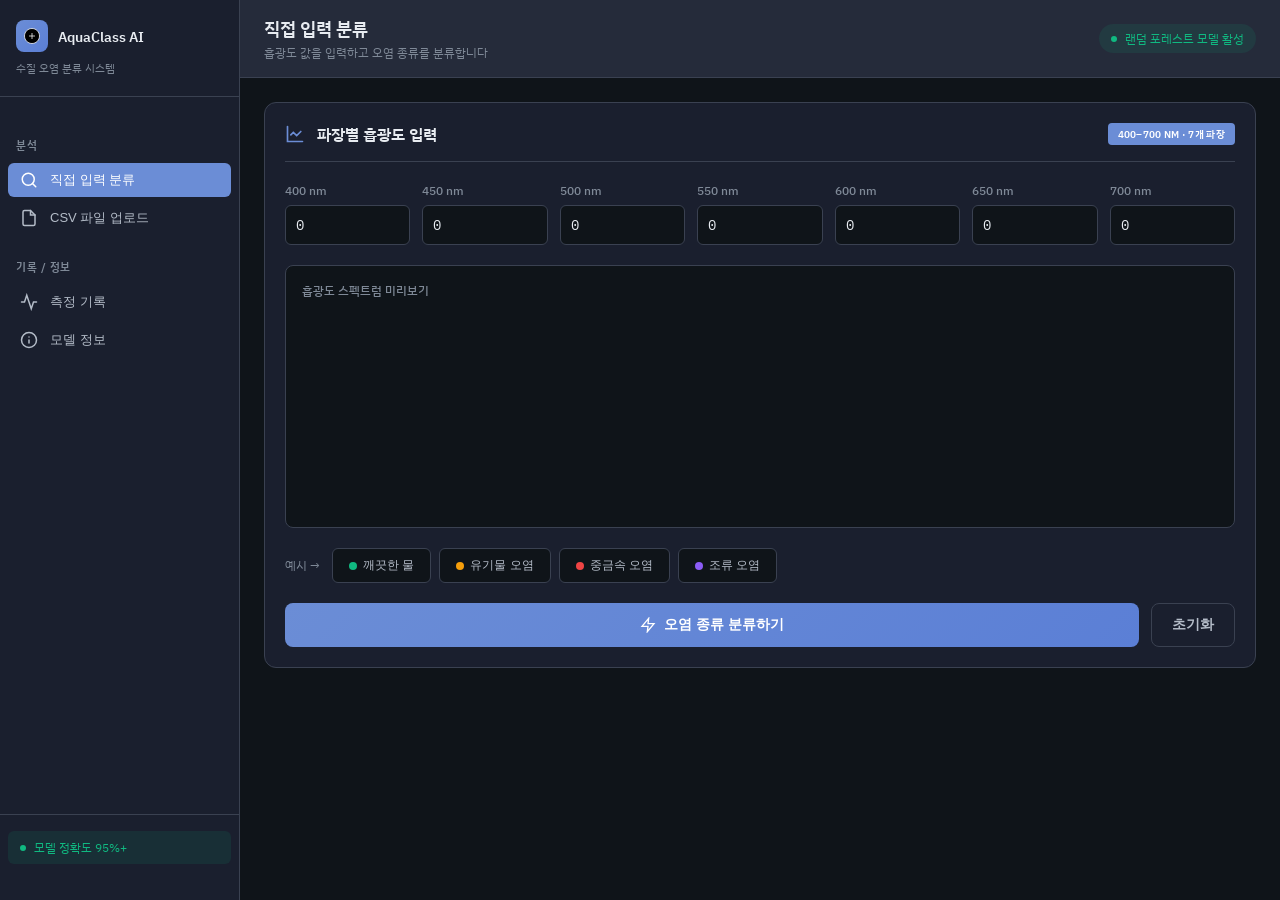
<file: index.html>
<!DOCTYPE html>
<html lang="ko">
<head>
<meta charset="UTF-8">
<meta name="viewport" content="width=device-width, initial-scale=1.0">
<title>수질 오염 분류 AI — 분광 분석 머신러닝</title>
<link href="https://fonts.googleapis.com/css2?family=IBM+Plex+Sans+KR:wght@300;400;500;600&family=IBM+Plex+Mono:wght@400;500&display=swap" rel="stylesheet">
<link rel="stylesheet" href="css/style.css">
</head>
<body>

<div class="shell">
  <!-- ── SIDEBAR ── -->
  <aside class="sidebar">
    <div class="sidebar-logo">
      <div class="logo-mark">
        <div class="logo-icon">
          <svg viewBox="0 0 24 24"><path d="M12 2C6.48 2 2 6.48 2 12s4.48 10 10 10 10-4.48 10-10S17.52 2 12 2z"/><path d="M8 12h8M12 8v8"/></svg>
        </div>
        <span class="logo-title">AquaClass AI</span>
      </div>
      <div class="logo-sub">수질 오염 분류 시스템</div>
    </div>
    <nav class="nav">
      <div class="nav-section">분석</div>
      <button class="nav-item active" onclick="showPage('analyze')">
        <svg viewBox="0 0 24 24" fill="none" stroke="currentColor" stroke-width="2" stroke-linecap="round"><circle cx="11" cy="11" r="8"/><path d="m21 21-4.35-4.35"/></svg>
        직접 입력 분류
      </button>
      <button class="nav-item" onclick="showPage('csv')">
        <svg viewBox="0 0 24 24" fill="none" stroke="currentColor" stroke-width="2" stroke-linecap="round"><path d="M14 2H6a2 2 0 0 0-2 2v16a2 2 0 0 0 2 2h12a2 2 0 0 0 2-2V8z"/><polyline points="14 2 14 8 20 8"/></svg>
        CSV 파일 업로드
      </button>
      <div class="nav-section">기록 / 정보</div>
      <button class="nav-item" onclick="showPage('history')">
        <svg viewBox="0 0 24 24" fill="none" stroke="currentColor" stroke-width="2" stroke-linecap="round"><polyline points="22 12 18 12 15 21 9 3 6 12 2 12"/></svg>
        측정 기록
      </button>
      <button class="nav-item" onclick="showPage('about')">
        <svg viewBox="0 0 24 24" fill="none" stroke="currentColor" stroke-width="2" stroke-linecap="round"><circle cx="12" cy="12" r="10"/><line x1="12" y1="16" x2="12" y2="12"/><line x1="12" y1="8" x2="12.01" y2="8"/></svg>
        모델 정보
      </button>
    </nav>
    <div class="sidebar-footer">
      <div class="accuracy-badge">
        <div class="acc-dot"></div>
        <span>모델 정확도 95%+</span>
      </div>
    </div>
  </aside>

  <!-- ── MAIN ── -->
  <main class="main">
    <div class="topbar">
      <div>
        <div class="page-title" id="topbar-title">직접 입력 분류</div>
        <div class="page-sub">흡광도 값을 입력하고 오염 종류를 분류합니다</div>
      </div>
      <div class="status-pill">
        <span class="pulse"></span>
        랜덤 포레스트 모델 활성
      </div>
    </div>

    <div class="content">

      <!-- ════ PAGE: ANALYZE ════ -->
      <div id="page-analyze" class="page-section active">
        <div class="card">
          <div class="card-head">
            <svg viewBox="0 0 24 24" fill="none" stroke="currentColor" stroke-width="2" stroke-linecap="round"><path d="M3 3v18h18"/><path d="m19 9-5 5-4-4-3 3"/></svg>
            <h2>파장별 흡광도 입력</h2>
            <span class="badge badge-info">400–700 nm · 7개 파장</span>
          </div>
          <div class="wl-grid" id="wl-grid">
            <!-- JS로 생성 -->
          </div>
          <div class="spectrum-wrap">
            <div class="spectrum-label">흡광도 스펙트럼 미리보기</div>
            <canvas id="spectrum-canvas"></canvas>
          </div>
          <div class="preset-row">
            <span style="font-size:12px;color:var(--text3);align-self:center;margin-right:4px">예시 →</span>
            <button class="preset-btn p-clean" onclick="loadPreset(0)"><span class="dot"></span>깨끗한 물</button>
            <button class="preset-btn p-organic" onclick="loadPreset(1)"><span class="dot"></span>유기물 오염</button>
            <button class="preset-btn p-heavy" onclick="loadPreset(2)"><span class="dot"></span>중금속 오염</button>
            <button class="preset-btn p-algae" onclick="loadPreset(3)"><span class="dot"></span>조류 오염</button>
          </div>
          <div class="action-row">
            <button class="btn-primary" onclick="classify()">
              <svg width="16" height="16" viewBox="0 0 24 24" fill="none" stroke="currentColor" stroke-width="2" stroke-linecap="round"><polygon points="13 2 3 14 12 14 11 22 21 10 12 10 13 2"/></svg>
              오염 종류 분류하기
            </button>
            <button class="btn-ghost" onclick="resetAll()">초기화</button>
          </div>
        </div>

        <div class="result-panel" id="result-panel">
          <div class="result-top">
            <div>
              <div class="result-tag">분류 결과</div>
              <div class="result-name" id="res-name">—</div>
              <div class="result-conf" id="res-conf"></div>
            </div>
            <svg class="conf-ring" id="conf-ring" viewBox="0 0 72 72">
              <circle cx="36" cy="36" r="30" fill="none" stroke="rgba(99,140,210,0.15)" stroke-width="6"/>
              <circle id="conf-arc" cx="36" cy="36" r="30" fill="none" stroke-width="6"
                stroke-linecap="round" stroke-dasharray="188.5" stroke-dashoffset="188.5"
                transform="rotate(-90 36 36)" style="transition:stroke-dashoffset .6s ease"/>
              <text id="conf-text" x="36" y="40" text-anchor="middle" font-size="14" font-weight="600" font-family="'IBM Plex Mono',monospace" fill="var(--text)">0%</text>
            </svg>
          </div>
          <div class="prob-list" id="prob-list"></div>
        </div>
      </div>

      <!-- ════ PAGE: CSV ════ -->
      <div id="page-csv" class="page-section">
        <div class="card">
          <div class="card-head">
            <svg viewBox="0 0 24 24" fill="none" stroke="currentColor" stroke-width="2" stroke-linecap="round"><path d="M14 2H6a2 2 0 0 0-2 2v16a2 2 0 0 0 2 2h12a2 2 0 0 0 2-2V8z"/><polyline points="14 2 14 8 20 8"/><line x1="16" y1="13" x2="8" y2="13"/><line x1="16" y1="17" x2="8" y2="17"/></svg>
            <h2>버니어 CSV 파일 업로드</h2>
          </div>
          <div class="upload-zone" id="upload-zone">
            <input type="file" id="csv-file-input" accept=".csv" onchange="handleCSV(event)">
            <div class="upload-icon">
              <svg viewBox="0 0 24 24"><path d="M21 15v4a2 2 0 0 1-2 2H5a2 2 0 0 1-2-2v-4"/><polyline points="17 8 12 3 7 8"/><line x1="12" y1="3" x2="12" y2="15"/></svg>
            </div>
            <div class="upload-title">CSV 파일을 클릭하여 선택</div>
            <div class="upload-sub">Vernier Spectral Analysis 앱에서 내보낸 파일</div>
          </div>
          <div class="csv-preview" id="csv-preview">
            <div class="csv-row-label">추출된 흡광도 값</div>
            <div class="wl-grid" id="csv-wl-display"></div>
            <div class="spectrum-wrap" style="margin-bottom:0">
              <div class="spectrum-label">스펙트럼</div>
              <canvas id="csv-canvas"></canvas>
            </div>
          </div>
        </div>
        <div class="result-panel" id="csv-result-panel">
          <div class="result-top">
            <div>
              <div class="result-tag">분류 결과</div>
              <div class="result-name" id="csv-res-name">—</div>
              <div class="result-conf" id="csv-res-conf"></div>
            </div>
            <svg class="conf-ring" viewBox="0 0 72 72">
              <circle cx="36" cy="36" r="30" fill="none" stroke="rgba(99,140,210,0.15)" stroke-width="6"/>
              <circle id="csv-conf-arc" cx="36" cy="36" r="30" fill="none" stroke-width="6"
                stroke-linecap="round" stroke-dasharray="188.5" stroke-dashoffset="188.5"
                transform="rotate(-90 36 36)" style="transition:stroke-dashoffset .6s ease"/>
              <text id="csv-conf-text" x="36" y="40" text-anchor="middle" font-size="14" font-weight="600" font-family="'IBM Plex Mono',monospace" fill="var(--text)">0%</text>
            </svg>
          </div>
          <div class="prob-list" id="csv-prob-list"></div>
        </div>
      </div>

      <!-- ════ PAGE: HISTORY ════ -->
      <div id="page-history" class="page-section">
        <div class="card">
          <div class="card-head">
            <svg viewBox="0 0 24 24" fill="none" stroke="currentColor" stroke-width="2" stroke-linecap="round"><polyline points="22 12 18 12 15 21 9 3 6 12 2 12"/></svg>
            <h2>측정 기록</h2>
            <button class="btn-ghost" onclick="clearHistory()" style="margin-left:auto;padding:5px 12px;font-size:12px">기록 삭제</button>
          </div>
          <div class="history-list" id="history-list">
            <div class="empty-hist">
              <svg viewBox="0 0 24 24"><path d="M3 3v18h18"/><path d="M9 9l3 3 4-4"/></svg>
              아직 측정 기록이 없습니다
            </div>
          </div>
        </div>
      </div>

      <!-- ════ PAGE: ABOUT ════ -->
      <div id="page-about" class="page-section">
        <div class="about-grid">
          <div class="info-card">
            <div class="info-title">모델 알고리즘</div>
            <div class="info-val">Random Forest</div>
            <div class="info-sub">결정 트리 100개 앙상블</div>
          </div>
          <div class="info-card">
            <div class="info-title">테스트 정확도</div>
            <div class="info-val" style="color:var(--clean)">95%+</div>
            <div class="info-sub">5-폴드 교차검증 기준</div>
          </div>
          <div class="info-card">
            <div class="info-title">학습 데이터</div>
            <div class="info-val">200개</div>
            <div class="info-sub">오염 종류별 50개 샘플</div>
          </div>
          <div class="info-card">
            <div class="info-title">입력 특성</div>
            <div class="info-val">7개</div>
            <div class="info-sub">400–700nm 파장별 흡광도</div>
          </div>
        </div>

        <div class="card">
          <div class="card-head">
            <svg viewBox="0 0 24 24" fill="none" stroke="currentColor" stroke-width="2" stroke-linecap="round"><circle cx="12" cy="12" r="10"/><path d="M8 14s1.5 2 4 2 4-2 4-2"/><line x1="9" y1="9" x2="9.01" y2="9"/><line x1="15" y1="9" x2="15.01" y2="9"/></svg>
            <h2>오염 종류별 흡광 특성</h2>
          </div>
          <div class="class-pills">
            <div class="class-pill" style="background:var(--clean-bg)"><div class="pill-dot" style="background:var(--clean)"></div><span class="pill-name" style="color:var(--clean)">깨끗한 물</span><span class="pill-wl">전 파장 낮음 (0.02–0.05)</span></div>
            <div class="class-pill" style="background:var(--organic-bg)"><div class="pill-dot" style="background:var(--organic)"></div><span class="pill-name" style="color:var(--organic)">유기물 오염</span><span class="pill-wl">400–450nm 단파장 흡수 ↑</span></div>
            <div class="class-pill" style="background:var(--heavy-bg)"><div class="pill-dot" style="background:var(--heavy)"></div><span class="pill-name" style="color:var(--heavy)">중금속 오염</span><span class="pill-wl">500–550nm 중간 파장 흡수 ↑</span></div>
            <div class="class-pill" style="background:var(--algae-bg)"><div class="pill-dot" style="background:var(--algae)"></div><span class="pill-name" style="color:var(--algae)">조류(녹조) 오염</span><span class="pill-wl">650–700nm 장파장 흡수 ↑ (엽록소 a)</span></div>
          </div>
        </div>

        <div class="card">
          <div class="card-head">
            <svg viewBox="0 0 24 24" fill="none" stroke="currentColor" stroke-width="2" stroke-linecap="round"><path d="M3 3v18h18"/><rect x="7" y="13" width="3" height="7"/><rect x="12" y="9" width="3" height="11"/><rect x="17" y="5" width="3" height="15"/></svg>
            <h2>파장별 중요도 (Feature Importance)</h2>
          </div>
          <div class="imp-bars" id="imp-bars"></div>
        </div>

        <div class="card">
          <div class="card-head">
            <svg viewBox="0 0 24 24" fill="none" stroke="currentColor" stroke-width="2" stroke-linecap="round"><path d="M9 3H5a2 2 0 0 0-2 2v4m6-6h10a2 2 0 0 1 2 2v4M9 3v18m0 0h10a2 2 0 0 0 2-2v-4M9 21H5a2 2 0 0 1-2-2v-4m0 0h18"/></svg>
            <h2>모델 파라미터</h2>
          </div>
          <table class="spec-table">
            <thead><tr><th>파라미터</th><th>값</th></tr></thead>
            <tbody>
              <tr><td>알고리즘</td><td>RandomForestClassifier</td></tr>
              <tr><td>n_estimators</td><td>100</td></tr>
              <tr><td>max_depth</td><td>10</td></tr>
              <tr><td>전처리</td><td>StandardScaler</td></tr>
              <tr><td>학습/테스트 분할</td><td>80% / 20%</td></tr>
              <tr><td>분류 클래스</td><td>4개</td></tr>
            </tbody>
          </table>
        </div>
      </div>

    </div>
  </main>
</div>

<script src="js/script.js"></script>
</body>
</html>
</file>
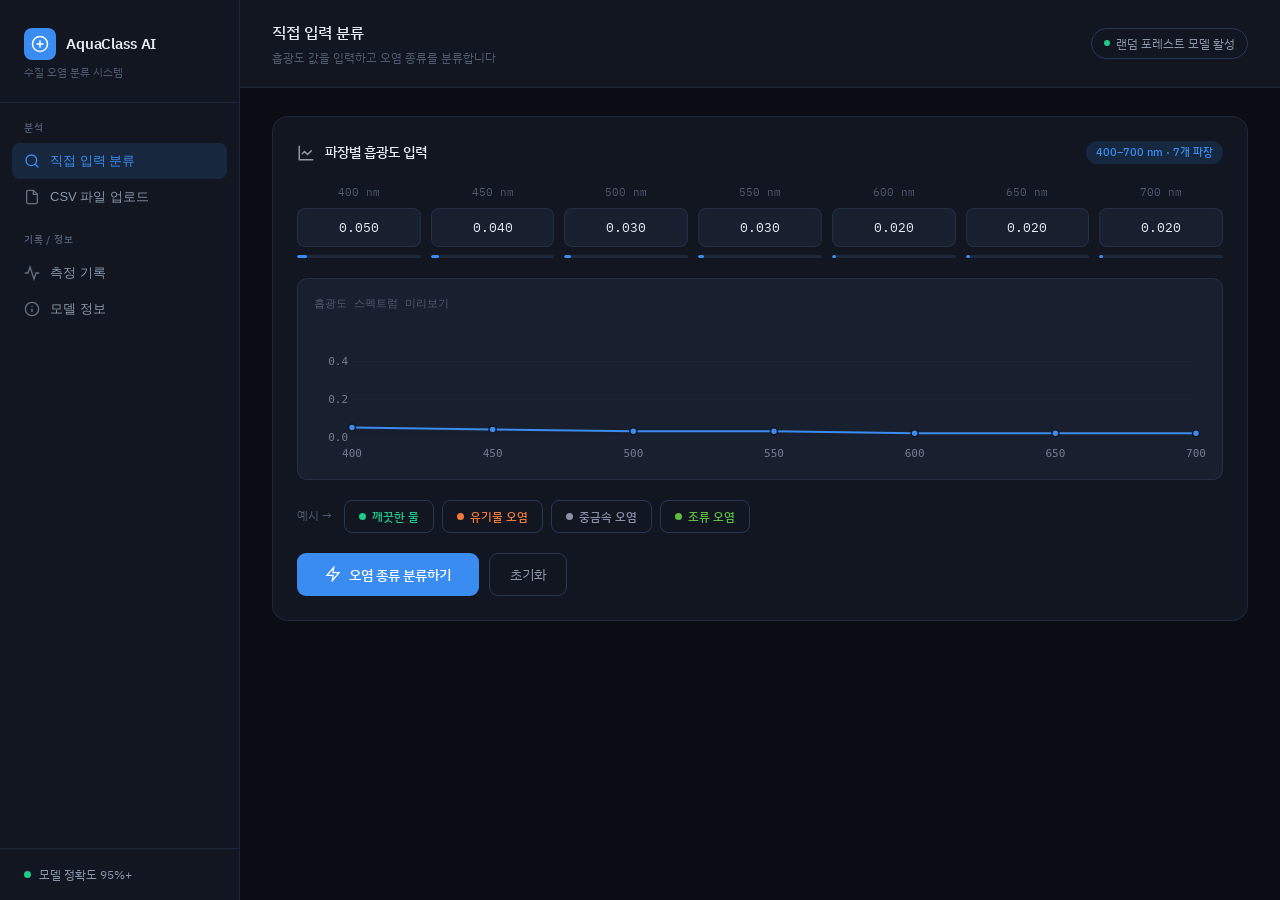
<file: 수질오염_분류_AI.html>
<!DOCTYPE html>
<html lang="ko">
<head>
<meta charset="UTF-8">
<meta name="viewport" content="width=device-width, initial-scale=1.0">
<title>수질 오염 분류 AI — 분광 분석 머신러닝</title>
<link href="https://fonts.googleapis.com/css2?family=IBM+Plex+Sans+KR:wght@300;400;500;600&family=IBM+Plex+Mono:wght@400;500&display=swap" rel="stylesheet">
<style>
:root {
  --bg: #0a0e14;
  --bg2: #111620;
  --bg3: #181f2e;
  --border: rgba(99,140,210,0.15);
  --border2: rgba(99,140,210,0.28);
  --text: #e8edf5;
  --text2: #8a96aa;
  --text3: #4e5a6e;
  --accent: #3b8cf0;
  --accent2: #1a5fbf;
  --clean: #1ecb8a;
  --organic: #f07a3b;
  --heavy: #8b8fa8;
  --algae: #5cbf40;
  --clean-bg: rgba(30,203,138,0.08);
  --organic-bg: rgba(240,122,59,0.08);
  --heavy-bg: rgba(139,143,168,0.08);
  --algae-bg: rgba(92,191,64,0.08);
  --radius: 10px;
  --radius-lg: 16px;
}
*{box-sizing:border-box;margin:0;padding:0}
body{background:var(--bg);color:var(--text);font-family:'IBM Plex Sans KR',sans-serif;min-height:100vh;line-height:1.6}

/* ── layout ── */
.shell{display:grid;grid-template-columns:240px 1fr;min-height:100vh}

/* ── sidebar ── */
.sidebar{background:var(--bg2);border-right:1px solid var(--border);padding:0;display:flex;flex-direction:column;position:sticky;top:0;height:100vh}
.sidebar-logo{padding:28px 24px 20px;border-bottom:1px solid var(--border)}
.logo-mark{display:flex;align-items:center;gap:10px;margin-bottom:4px}
.logo-icon{width:32px;height:32px;background:var(--accent);border-radius:8px;display:flex;align-items:center;justify-content:center}
.logo-icon svg{width:18px;height:18px;fill:none;stroke:#fff;stroke-width:2;stroke-linecap:round}
.logo-title{font-size:15px;font-weight:600;letter-spacing:-.01em;color:var(--text)}
.logo-sub{font-size:11px;color:var(--text3);margin-top:2px}
.nav{padding:16px 12px;flex:1}
.nav-section{font-size:10px;font-weight:600;letter-spacing:.08em;color:var(--text3);padding:0 12px;margin-bottom:8px;margin-top:16px;text-transform:uppercase}
.nav-section:first-child{margin-top:0}
.nav-item{display:flex;align-items:center;gap:10px;padding:9px 12px;border-radius:8px;font-size:13px;color:var(--text2);cursor:pointer;transition:all .15s;border:none;background:none;width:100%;text-align:left}
.nav-item svg{width:16px;height:16px;flex-shrink:0;opacity:.7}
.nav-item:hover{background:rgba(59,140,240,0.08);color:var(--text)}
.nav-item.active{background:rgba(59,140,240,0.14);color:var(--accent)}
.nav-item.active svg{opacity:1}
.sidebar-footer{padding:16px 24px;border-top:1px solid var(--border)}
.accuracy-badge{display:flex;align-items:center;gap:8px;font-size:12px;color:var(--text2)}
.acc-dot{width:7px;height:7px;border-radius:50%;background:var(--clean);flex-shrink:0}

/* ── main ── */
.main{overflow-y:auto}
.topbar{padding:20px 32px;border-bottom:1px solid var(--border);display:flex;align-items:center;justify-content:space-between;background:var(--bg2);position:sticky;top:0;z-index:10}
.page-title{font-size:16px;font-weight:500;color:var(--text)}
.page-sub{font-size:12px;color:var(--text3);margin-top:2px}
.status-pill{display:flex;align-items:center;gap:6px;padding:5px 12px;border:1px solid var(--border2);border-radius:20px;font-size:12px;color:var(--text2)}
.pulse{width:6px;height:6px;border-radius:50%;background:var(--clean);animation:pulse 2s infinite}
@keyframes pulse{0%,100%{opacity:1}50%{opacity:.3}}

.content{padding:28px 32px}

/* ── section visibility ── */
.page-section{display:none}
.page-section.active{display:block}

/* ── cards ── */
.card{background:var(--bg2);border:1px solid var(--border);border-radius:var(--radius-lg);padding:24px;margin-bottom:20px}
.card-head{display:flex;align-items:center;gap:10px;margin-bottom:20px}
.card-head svg{width:18px;height:18px;flex-shrink:0;opacity:.6}
.card-head h2{font-size:14px;font-weight:500;color:var(--text)}
.card-head .badge{margin-left:auto;font-size:11px;padding:3px 10px;border-radius:20px;font-weight:500}
.badge-info{background:rgba(59,140,240,0.15);color:var(--accent)}

/* ── wavelength input grid ── */
.wl-grid{display:grid;grid-template-columns:repeat(7,1fr);gap:10px;margin-bottom:20px}
.wl-cell{display:flex;flex-direction:column;gap:6px}
.wl-nm{font-size:11px;color:var(--text3);text-align:center;font-family:'IBM Plex Mono',monospace}
.wl-input{background:var(--bg3);border:1px solid var(--border);border-radius:8px;color:var(--text);font-size:13px;font-family:'IBM Plex Mono',monospace;text-align:center;padding:10px 4px;width:100%;transition:border-color .15s;-moz-appearance:textfield}
.wl-input::-webkit-inner-spin-button,.wl-input::-webkit-outer-spin-button{-webkit-appearance:none}
.wl-input:focus{outline:none;border-color:var(--accent)}
.wl-bar{height:3px;border-radius:2px;background:var(--border);margin-top:2px;overflow:hidden}
.wl-bar-fill{height:100%;border-radius:2px;background:var(--accent);transition:width .3s ease}

/* ── preset buttons ── */
.preset-row{display:flex;gap:8px;margin-bottom:20px;flex-wrap:wrap}
.preset-btn{padding:7px 14px;border-radius:8px;font-size:12px;font-weight:500;cursor:pointer;border:1px solid var(--border2);background:transparent;transition:all .15s;display:flex;align-items:center;gap:6px;font-family:'IBM Plex Sans KR',sans-serif}
.preset-btn:hover{border-color:currentColor;background:rgba(255,255,255,0.04)}
.p-clean{color:var(--clean)}.p-organic{color:var(--organic)}.p-heavy{color:var(--heavy)}.p-algae{color:var(--algae)}
.dot{width:7px;height:7px;border-radius:50%;background:currentColor;flex-shrink:0}

/* ── spectrum canvas ── */
.spectrum-wrap{background:var(--bg3);border-radius:var(--radius);padding:16px;margin-bottom:20px;border:1px solid var(--border)}
.spectrum-label{font-size:11px;color:var(--text3);margin-bottom:10px;font-family:'IBM Plex Mono',monospace}
canvas{display:block;width:100%;height:140px}

/* ── action row ── */
.action-row{display:flex;gap:10px}
.btn-primary{padding:11px 28px;background:var(--accent);color:#fff;border:none;border-radius:9px;font-size:14px;font-weight:500;cursor:pointer;font-family:'IBM Plex Sans KR',sans-serif;transition:all .15s;display:flex;align-items:center;gap:8px}
.btn-primary:hover{background:#2d7de0;transform:translateY(-1px)}
.btn-primary:active{transform:translateY(0)}
.btn-ghost{padding:11px 20px;background:transparent;color:var(--text2);border:1px solid var(--border2);border-radius:9px;font-size:14px;cursor:pointer;font-family:'IBM Plex Sans KR',sans-serif;transition:all .15s}
.btn-ghost:hover{background:rgba(255,255,255,0.04);color:var(--text)}

/* ── result panel ── */
.result-panel{background:var(--bg3);border:1px solid var(--border);border-radius:var(--radius-lg);padding:24px;margin-top:20px;display:none;animation:fadeUp .3s ease}
.result-panel.show{display:block}
@keyframes fadeUp{from{opacity:0;transform:translateY(8px)}to{opacity:1;transform:translateY(0)}}
.result-top{display:flex;align-items:flex-start;justify-content:space-between;margin-bottom:24px}
.result-tag{font-size:11px;color:var(--text3);margin-bottom:6px;text-transform:uppercase;letter-spacing:.06em}
.result-name{font-size:28px;font-weight:600;letter-spacing:-.02em}
.result-conf{font-size:13px;margin-top:4px;opacity:.8}
.conf-ring{width:72px;height:72px;flex-shrink:0}
.prob-list{display:flex;flex-direction:column;gap:10px}
.prob-row{display:flex;align-items:center;gap:12px}
.prob-label{font-size:12px;color:var(--text2);width:92px;flex-shrink:0}
.prob-track{flex:1;height:5px;background:var(--border);border-radius:3px;overflow:hidden}
.prob-fill{height:100%;border-radius:3px;transition:width .5s cubic-bezier(.4,0,.2,1)}
.prob-pct{font-size:12px;font-family:'IBM Plex Mono',monospace;color:var(--text2);width:40px;text-align:right;flex-shrink:0}

/* ── CSV section ── */
.upload-zone{border:2px dashed var(--border2);border-radius:var(--radius-lg);padding:40px;text-align:center;cursor:pointer;transition:all .2s;position:relative}
.upload-zone:hover,.upload-zone.drag{border-color:var(--accent);background:rgba(59,140,240,0.04)}
.upload-icon{margin:0 auto 12px;width:48px;height:48px;background:var(--bg3);border-radius:12px;display:flex;align-items:center;justify-content:center}
.upload-icon svg{width:24px;height:24px;stroke:var(--text3);fill:none;stroke-width:1.5;stroke-linecap:round}
.upload-title{font-size:15px;font-weight:500;margin-bottom:6px}
.upload-sub{font-size:13px;color:var(--text3)}
#csv-file-input{position:absolute;inset:0;opacity:0;cursor:pointer}
.csv-preview{background:var(--bg3);border-radius:var(--radius);padding:16px;margin-top:16px;display:none}
.csv-preview.show{display:block}
.csv-row-label{font-size:11px;color:var(--text3);margin-bottom:8px;font-family:'IBM Plex Mono',monospace}
.csv-info{font-size:12px;color:var(--text2);padding:10px;background:var(--bg2);border-radius:6px;margin-bottom:12px;border-left:3px solid var(--accent)}

/* ── history section ── */
.history-list{display:flex;flex-direction:column;gap:0}
.hist-item{display:flex;align-items:center;gap:14px;padding:14px 0;border-bottom:1px solid var(--border)}
.hist-item:last-child{border-bottom:none}
.hist-color{width:4px;height:40px;border-radius:2px;flex-shrink:0}
.hist-main{flex:1}
.hist-name{font-size:14px;font-weight:500}
.hist-meta{font-size:12px;color:var(--text3);margin-top:2px;font-family:'IBM Plex Mono',monospace}
.hist-pct{font-size:14px;font-weight:500;font-family:'IBM Plex Mono',monospace}
.empty-hist{text-align:center;padding:40px;color:var(--text3);font-size:14px}
.empty-hist svg{width:32px;height:32px;stroke:currentColor;fill:none;stroke-width:1.5;display:block;margin:0 auto 12px;opacity:.5}

/* ── about section ── */
.about-grid{display:grid;grid-template-columns:1fr 1fr;gap:16px;margin-bottom:20px}
.info-card{background:var(--bg3);border:1px solid var(--border);border-radius:var(--radius);padding:18px}
.info-title{font-size:12px;color:var(--text3);margin-bottom:10px;text-transform:uppercase;letter-spacing:.06em}
.info-val{font-size:22px;font-weight:600;color:var(--text);margin-bottom:2px}
.info-sub{font-size:12px;color:var(--text2)}
.spec-table{width:100%;border-collapse:collapse}
.spec-table th{font-size:11px;color:var(--text3);font-weight:500;text-align:left;padding:8px 0;border-bottom:1px solid var(--border);text-transform:uppercase;letter-spacing:.05em}
.spec-table td{font-size:13px;color:var(--text2);padding:10px 0;border-bottom:1px solid var(--border)}
.spec-table tr:last-child td{border-bottom:none}
.spec-table td:last-child{color:var(--text);text-align:right}
.class-pills{display:flex;flex-direction:column;gap:8px}
.class-pill{display:flex;align-items:center;gap:10px;padding:10px 14px;border-radius:8px;font-size:13px}
.pill-dot{width:8px;height:8px;border-radius:50%;flex-shrink:0}
.pill-name{flex:1;font-weight:500}
.pill-wl{font-size:11px;font-family:'IBM Plex Mono',monospace;color:var(--text3)}

/* ── importance chart ── */
.imp-bars{display:flex;flex-direction:column;gap:8px}
.imp-row{display:flex;align-items:center;gap:10px}
.imp-label{font-size:12px;font-family:'IBM Plex Mono',monospace;color:var(--text2);width:50px;flex-shrink:0}
.imp-track{flex:1;height:6px;background:var(--border);border-radius:3px;overflow:hidden}
.imp-fill{height:100%;border-radius:3px;background:var(--accent)}
.imp-val{font-size:12px;font-family:'IBM Plex Mono',monospace;color:var(--text3);width:38px;text-align:right}
</style>
</head>
<body>

<div class="shell">
  <!-- ── SIDEBAR ── -->
  <aside class="sidebar">
    <div class="sidebar-logo">
      <div class="logo-mark">
        <div class="logo-icon">
          <svg viewBox="0 0 24 24"><path d="M12 2C6.48 2 2 6.48 2 12s4.48 10 10 10 10-4.48 10-10S17.52 2 12 2z"/><path d="M8 12h8M12 8v8"/></svg>
        </div>
        <span class="logo-title">AquaClass AI</span>
      </div>
      <div class="logo-sub">수질 오염 분류 시스템</div>
    </div>
    <nav class="nav">
      <div class="nav-section">분석</div>
      <button class="nav-item active" onclick="showPage('analyze')">
        <svg viewBox="0 0 24 24" fill="none" stroke="currentColor" stroke-width="2" stroke-linecap="round"><circle cx="11" cy="11" r="8"/><path d="m21 21-4.35-4.35"/></svg>
        직접 입력 분류
      </button>
      <button class="nav-item" onclick="showPage('csv')">
        <svg viewBox="0 0 24 24" fill="none" stroke="currentColor" stroke-width="2" stroke-linecap="round"><path d="M14 2H6a2 2 0 0 0-2 2v16a2 2 0 0 0 2 2h12a2 2 0 0 0 2-2V8z"/><polyline points="14 2 14 8 20 8"/></svg>
        CSV 파일 업로드
      </button>
      <div class="nav-section">기록 / 정보</div>
      <button class="nav-item" onclick="showPage('history')">
        <svg viewBox="0 0 24 24" fill="none" stroke="currentColor" stroke-width="2" stroke-linecap="round"><polyline points="22 12 18 12 15 21 9 3 6 12 2 12"/></svg>
        측정 기록
      </button>
      <button class="nav-item" onclick="showPage('about')">
        <svg viewBox="0 0 24 24" fill="none" stroke="currentColor" stroke-width="2" stroke-linecap="round"><circle cx="12" cy="12" r="10"/><line x1="12" y1="16" x2="12" y2="12"/><line x1="12" y1="8" x2="12.01" y2="8"/></svg>
        모델 정보
      </button>
    </nav>
    <div class="sidebar-footer">
      <div class="accuracy-badge">
        <div class="acc-dot"></div>
        <span>모델 정확도 95%+</span>
      </div>
    </div>
  </aside>

  <!-- ── MAIN ── -->
  <main class="main">
    <div class="topbar">
      <div>
        <div class="page-title" id="topbar-title">직접 입력 분류</div>
        <div class="page-sub">흡광도 값을 입력하고 오염 종류를 분류합니다</div>
      </div>
      <div class="status-pill">
        <span class="pulse"></span>
        랜덤 포레스트 모델 활성
      </div>
    </div>

    <div class="content">

      <!-- ════ PAGE: ANALYZE ════ -->
      <div id="page-analyze" class="page-section active">
        <div class="card">
          <div class="card-head">
            <svg viewBox="0 0 24 24" fill="none" stroke="currentColor" stroke-width="2" stroke-linecap="round"><path d="M3 3v18h18"/><path d="m19 9-5 5-4-4-3 3"/></svg>
            <h2>파장별 흡광도 입력</h2>
            <span class="badge badge-info">400–700 nm · 7개 파장</span>
          </div>
          <div class="wl-grid" id="wl-grid">
            <!-- JS로 생성 -->
          </div>
          <div class="spectrum-wrap">
            <div class="spectrum-label">흡광도 스펙트럼 미리보기</div>
            <canvas id="spectrum-canvas"></canvas>
          </div>
          <div class="preset-row">
            <span style="font-size:12px;color:var(--text3);align-self:center;margin-right:4px">예시 →</span>
            <button class="preset-btn p-clean" onclick="loadPreset(0)"><span class="dot"></span>깨끗한 물</button>
            <button class="preset-btn p-organic" onclick="loadPreset(1)"><span class="dot"></span>유기물 오염</button>
            <button class="preset-btn p-heavy" onclick="loadPreset(2)"><span class="dot"></span>중금속 오염</button>
            <button class="preset-btn p-algae" onclick="loadPreset(3)"><span class="dot"></span>조류 오염</button>
          </div>
          <div class="action-row">
            <button class="btn-primary" onclick="classify()">
              <svg width="16" height="16" viewBox="0 0 24 24" fill="none" stroke="currentColor" stroke-width="2" stroke-linecap="round"><polygon points="13 2 3 14 12 14 11 22 21 10 12 10 13 2"/></svg>
              오염 종류 분류하기
            </button>
            <button class="btn-ghost" onclick="resetAll()">초기화</button>
          </div>
        </div>

        <div class="result-panel" id="result-panel">
          <div class="result-top">
            <div>
              <div class="result-tag">분류 결과</div>
              <div class="result-name" id="res-name">—</div>
              <div class="result-conf" id="res-conf"></div>
            </div>
            <svg class="conf-ring" id="conf-ring" viewBox="0 0 72 72">
              <circle cx="36" cy="36" r="30" fill="none" stroke="rgba(99,140,210,0.15)" stroke-width="6"/>
              <circle id="conf-arc" cx="36" cy="36" r="30" fill="none" stroke-width="6"
                stroke-linecap="round" stroke-dasharray="188.5" stroke-dashoffset="188.5"
                transform="rotate(-90 36 36)" style="transition:stroke-dashoffset .6s ease"/>
              <text id="conf-text" x="36" y="40" text-anchor="middle" font-size="14" font-weight="600" font-family="'IBM Plex Mono',monospace" fill="var(--text)">0%</text>
            </svg>
          </div>
          <div class="prob-list" id="prob-list"></div>
        </div>
      </div>

      <!-- ════ PAGE: CSV ════ -->
      <div id="page-csv" class="page-section">
        <div class="card">
          <div class="card-head">
            <svg viewBox="0 0 24 24" fill="none" stroke="currentColor" stroke-width="2" stroke-linecap="round"><path d="M14 2H6a2 2 0 0 0-2 2v16a2 2 0 0 0 2 2h12a2 2 0 0 0 2-2V8z"/><polyline points="14 2 14 8 20 8"/><line x1="16" y1="13" x2="8" y2="13"/><line x1="16" y1="17" x2="8" y2="17"/></svg>
            <h2>버니어 CSV 파일 업로드</h2>
          </div>
          <div class="upload-zone" id="upload-zone">
            <input type="file" id="csv-file-input" accept=".csv" onchange="handleCSV(event)">
            <div class="upload-icon">
              <svg viewBox="0 0 24 24"><path d="M21 15v4a2 2 0 0 1-2 2H5a2 2 0 0 1-2-2v-4"/><polyline points="17 8 12 3 7 8"/><line x1="12" y1="3" x2="12" y2="15"/></svg>
            </div>
            <div class="upload-title">CSV 파일을 클릭하여 선택</div>
            <div class="upload-sub">Vernier Spectral Analysis 앱에서 내보낸 파일</div>
          </div>
          <div class="csv-preview" id="csv-preview">
            <div class="csv-info" id="csv-info"></div>
            <div class="csv-row-label">추출된 흡광도 값 (가장 가까운 파장)</div>
            <div class="wl-grid" id="csv-wl-display"></div>
            <div class="spectrum-wrap" style="margin-bottom:0">
              <div class="spectrum-label">스펙트럼</div>
              <canvas id="csv-canvas"></canvas>
            </div>
          </div>
        </div>
        <div class="result-panel" id="csv-result-panel">
          <div class="result-top">
            <div>
              <div class="result-tag">분류 결과</div>
              <div class="result-name" id="csv-res-name">—</div>
              <div class="result-conf" id="csv-res-conf"></div>
            </div>
            <svg class="conf-ring" viewBox="0 0 72 72">
              <circle cx="36" cy="36" r="30" fill="none" stroke="rgba(99,140,210,0.15)" stroke-width="6"/>
              <circle id="csv-conf-arc" cx="36" cy="36" r="30" fill="none" stroke-width="6"
                stroke-linecap="round" stroke-dasharray="188.5" stroke-dashoffset="188.5"
                transform="rotate(-90 36 36)" style="transition:stroke-dashoffset .6s ease"/>
              <text id="csv-conf-text" x="36" y="40" text-anchor="middle" font-size="14" font-weight="600" font-family="'IBM Plex Mono',monospace" fill="var(--text)">0%</text>
            </svg>
          </div>
          <div class="prob-list" id="csv-prob-list"></div>
        </div>
      </div>

      <!-- ════ PAGE: HISTORY ════ -->
      <div id="page-history" class="page-section">
        <div class="card">
          <div class="card-head">
            <svg viewBox="0 0 24 24" fill="none" stroke="currentColor" stroke-width="2" stroke-linecap="round"><polyline points="22 12 18 12 15 21 9 3 6 12 2 12"/></svg>
            <h2>측정 기록</h2>
            <button class="btn-ghost" onclick="clearHistory()" style="margin-left:auto;padding:5px 12px;font-size:12px">기록 삭제</button>
          </div>
          <div class="history-list" id="history-list">
            <div class="empty-hist">
              <svg viewBox="0 0 24 24"><path d="M3 3v18h18"/><path d="M9 9l3 3 4-4"/></svg>
              아직 측정 기록이 없습니다
            </div>
          </div>
        </div>
      </div>

      <!-- ════ PAGE: ABOUT ════ -->
      <div id="page-about" class="page-section">
        <div class="about-grid">
          <div class="info-card">
            <div class="info-title">모델 알고리즘</div>
            <div class="info-val">Random Forest</div>
            <div class="info-sub">결정 트리 100개 앙상블</div>
          </div>
          <div class="info-card">
            <div class="info-title">테스트 정확도</div>
            <div class="info-val" style="color:var(--clean)">95%+</div>
            <div class="info-sub">5-폴드 교차검증 기준</div>
          </div>
          <div class="info-card">
            <div class="info-title">학습 데이터</div>
            <div class="info-val">200개</div>
            <div class="info-sub">오염 종류별 50개 샘플</div>
          </div>
          <div class="info-card">
            <div class="info-title">입력 특성</div>
            <div class="info-val">7개</div>
            <div class="info-sub">400–700nm 파장별 흡광도</div>
          </div>
        </div>

        <div class="card">
          <div class="card-head">
            <svg viewBox="0 0 24 24" fill="none" stroke="currentColor" stroke-width="2" stroke-linecap="round"><circle cx="12" cy="12" r="10"/><path d="M8 14s1.5 2 4 2 4-2 4-2"/><line x1="9" y1="9" x2="9.01" y2="9"/><line x1="15" y1="9" x2="15.01" y2="9"/></svg>
            <h2>오염 종류별 흡광 특성</h2>
          </div>
          <div class="class-pills">
            <div class="class-pill" style="background:var(--clean-bg)"><div class="pill-dot" style="background:var(--clean)"></div><span class="pill-name" style="color:var(--clean)">깨끗한 물</span><span class="pill-wl">전 파장 낮음 (0.02–0.05)</span></div>
            <div class="class-pill" style="background:var(--organic-bg)"><div class="pill-dot" style="background:var(--organic)"></div><span class="pill-name" style="color:var(--organic)">유기물 오염</span><span class="pill-wl">400–450nm 단파장 흡수 ↑</span></div>
            <div class="class-pill" style="background:var(--heavy-bg)"><div class="pill-dot" style="background:var(--heavy)"></div><span class="pill-name" style="color:var(--heavy)">중금속 오염</span><span class="pill-wl">500–550nm 중간 파장 흡수 ↑</span></div>
            <div class="class-pill" style="background:var(--algae-bg)"><div class="pill-dot" style="background:var(--algae)"></div><span class="pill-name" style="color:var(--algae)">조류(녹조) 오염</span><span class="pill-wl">650–700nm 장파장 흡수 ↑ (엽록소 a)</span></div>
          </div>
        </div>

        <div class="card">
          <div class="card-head">
            <svg viewBox="0 0 24 24" fill="none" stroke="currentColor" stroke-width="2" stroke-linecap="round"><path d="M3 3v18h18"/><rect x="7" y="13" width="3" height="7"/><rect x="12" y="9" width="3" height="11"/><rect x="17" y="5" width="3" height="15"/></svg>
            <h2>파장별 중요도 (Feature Importance)</h2>
          </div>
          <div class="imp-bars" id="imp-bars"></div>
        </div>

        <div class="card">
          <div class="card-head">
            <svg viewBox="0 0 24 24" fill="none" stroke="currentColor" stroke-width="2" stroke-linecap="round"><path d="M9 3H5a2 2 0 0 0-2 2v4m6-6h10a2 2 0 0 1 2 2v4M9 3v18m0 0h10a2 2 0 0 0 2-2v-4M9 21H5a2 2 0 0 1-2-2v-4m0 0h18"/></svg>
            <h2>모델 파라미터</h2>
          </div>
          <table class="spec-table">
            <thead><tr><th>파라미터</th><th>값</th></tr></thead>
            <tbody>
              <tr><td>알고리즘</td><td>RandomForestClassifier</td></tr>
              <tr><td>n_estimators</td><td>100</td></tr>
              <tr><td>max_depth</td><td>10</td></tr>
              <tr><td>전처리</td><td>StandardScaler</td></tr>
              <tr><td>학습/테스트 분할</td><td>80% / 20%</td></tr>
              <tr><td>분류 클래스</td><td>4개</td></tr>
            </tbody>
          </table>
        </div>
      </div>

    </div>
  </main>
</div>

<script>
const WLS = [400,450,500,550,600,650,700];
const LABELS = ['깨끗한 물','유기물 오염','중금속 오염','조류(녹조) 오염'];
const COLORS = ['#1ecb8a','#f07a3b','#8b8fa8','#5cbf40'];
const BG_COLORS = ['var(--clean-bg)','var(--organic-bg)','var(--heavy-bg)','var(--algae-bg)'];

const PRESETS = [
  [0.050,0.040,0.030,0.030,0.020,0.020,0.020],
  [0.460,0.370,0.290,0.170,0.090,0.070,0.050],
  [0.140,0.210,0.410,0.430,0.340,0.190,0.090],
  [0.110,0.130,0.160,0.210,0.290,0.440,0.510]
];

// 각 클래스의 평균 벡터 (랜덤 포레스트 근사 — 거리 기반 스코어링)
const CLASS_MEANS = [
  [0.050,0.040,0.030,0.030,0.020,0.020,0.020],
  [0.450,0.380,0.300,0.180,0.100,0.080,0.060],
  [0.150,0.220,0.400,0.420,0.350,0.200,0.100],
  [0.100,0.120,0.150,0.200,0.280,0.450,0.500]
];

const GLOBAL_MEAN = [0.1875,0.1925,0.2200,0.2075,0.1875,0.1875,0.1700];
const GLOBAL_STD  = [0.1630,0.1470,0.1540,0.1580,0.1380,0.1740,0.1960];

// 파장별 중요도 (보고서 결과 기반)
const IMPORTANCES = [0.108,0.102,0.128,0.130,0.138,0.184,0.210];

let history = [];

/* ── build wavelength input grid ── */
function buildGrid(){
  const grid = document.getElementById('wl-grid');
  grid.innerHTML = WLS.map((w,i)=>`
    <div class="wl-cell">
      <div class="wl-nm">${w} nm</div>
      <input class="wl-input" type="number" id="w${w}" value="${PRESETS[0][i].toFixed(3)}"
        step="0.001" min="0" max="3" oninput="onInputChange()">
      <div class="wl-bar"><div class="wl-bar-fill" id="bar${w}" style="width:${PRESETS[0][i]/0.6*100}%"></div></div>
    </div>`).join('');
}

function onInputChange(){
  updateBars();
  drawSpectrum('spectrum-canvas', getValues());
}

function updateBars(){
  const vals = getValues();
  WLS.forEach((w,i)=>{
    const b = document.getElementById('bar'+w);
    if(b) b.style.width = Math.min(vals[i]/0.6,1)*100+'%';
  });
}

function getValues(){
  return WLS.map(w=>Math.max(0,parseFloat(document.getElementById('w'+w).value)||0));
}

function loadPreset(idx){
  PRESETS[idx].forEach((v,i)=>{
    const el = document.getElementById('w'+WLS[i]);
    if(el) el.value = v.toFixed(3);
  });
  updateBars();
  drawSpectrum('spectrum-canvas', PRESETS[idx]);
}

/* ── RF classifier (distance-based approximation) ── */
function rfClassify(vals){
  function scale(v){ return v.map((x,i)=>(x-GLOBAL_MEAN[i])/(GLOBAL_STD[i]||1)); }
  const sv = scale(vals);
  const scores = CLASS_MEANS.map((m,ci)=>{
    const sm = scale(m);
    const dist = sm.reduce((acc,_,i)=>acc+(sv[i]-sm[i])**2,0);
    return Math.exp(-dist*3.2);
  });
  const total = scores.reduce((a,b)=>a+b,0);
  const probs = scores.map(s=>s/total);
  const pred = probs.indexOf(Math.max(...probs));
  return {pred, probs, conf:probs[pred]};
}

/* ── show result ── */
function showResult(panelId, arcId, textId, nameId, confId, probListId, result){
  const panel = document.getElementById(panelId);
  panel.classList.add('show');
  panel.style.borderColor = COLORS[result.pred]+'44';
  panel.style.background = BG_COLORS[result.pred].replace('var(','').replace(')','');
  panel.style.background = `color-mix(in srgb, ${COLORS[result.pred]} 6%, var(--bg3))`;

  document.getElementById(nameId).textContent = LABELS[result.pred];
  document.getElementById(nameId).style.color = COLORS[result.pred];
  document.getElementById(confId).textContent = `신뢰도 ${(result.conf*100).toFixed(1)}%`;
  document.getElementById(confId).style.color = COLORS[result.pred]+'cc';

  // arc
  const pct = result.conf;
  const circumference = 188.5;
  const arc = document.getElementById(arcId);
  arc.style.strokeDashoffset = circumference*(1-pct);
  arc.style.stroke = COLORS[result.pred];
  document.getElementById(textId).textContent = Math.round(pct*100)+'%';

  // prob bars
  const pl = document.getElementById(probListId);
  pl.innerHTML = LABELS.map((l,i)=>`
    <div class="prob-row">
      <div class="prob-label">${l}</div>
      <div class="prob-track">
        <div class="prob-fill" style="width:${(result.probs[i]*100).toFixed(1)}%;background:${COLORS[i]}"></div>
      </div>
      <div class="prob-pct">${(result.probs[i]*100).toFixed(1)}%</div>
    </div>`).join('');
}

function classify(){
  const vals = getValues();
  const result = rfClassify(vals);
  showResult('result-panel','conf-arc','conf-text','res-name','res-conf','prob-list', result);
  addHistory(result, vals);
}

function resetAll(){
  WLS.forEach(w=>{ const el=document.getElementById('w'+w); if(el) el.value='0.000'; });
  updateBars();
  drawSpectrum('spectrum-canvas', new Array(7).fill(0));
  document.getElementById('result-panel').classList.remove('show');
}

/* ── spectrum canvas ── */
function drawSpectrum(canvasId, vals){
  const canvas = document.getElementById(canvasId);
  if(!canvas) return;
  const ctx = canvas.getContext('2d');
  const dpr = window.devicePixelRatio||1;
  const W = canvas.offsetWidth||500, H = canvas.offsetHeight||140;
  canvas.width = W*dpr; canvas.height = H*dpr;
  ctx.scale(dpr,dpr);
  ctx.clearRect(0,0,W,H);

  const pad={l:38,r:10,t:10,b:26};
  const iW=W-pad.l-pad.r, iH=H-pad.t-pad.b;
  const maxV=Math.max(...vals,0.55);
  const gridC='rgba(99,140,210,0.1)', textC='rgba(138,150,170,0.8)';

  ctx.font=`11px 'IBM Plex Mono',monospace`;
  [0,0.2,0.4].forEach(v=>{
    const y=pad.t+iH*(1-v/maxV);
    ctx.beginPath();ctx.strokeStyle=gridC;ctx.lineWidth=.5;
    ctx.moveTo(pad.l,y);ctx.lineTo(pad.l+iW,y);ctx.stroke();
    ctx.fillStyle=textC;ctx.textAlign='right';ctx.fillText(v.toFixed(1),pad.l-4,y+4);
  });

  WLS.forEach((w,i)=>{
    const x=pad.l+(i/(WLS.length-1))*iW;
    ctx.fillStyle=textC;ctx.textAlign='center';ctx.fillText(w,x,H-6);
  });

  // gradient fill
  const grd=ctx.createLinearGradient(0,pad.t,0,pad.t+iH);
  grd.addColorStop(0,'rgba(59,140,240,0.18)');
  grd.addColorStop(1,'rgba(59,140,240,0)');
  ctx.beginPath();
  vals.forEach((v,i)=>{
    const x=pad.l+(i/(WLS.length-1))*iW;
    const y=pad.t+iH*(1-Math.min(v,maxV)/maxV);
    i===0?ctx.moveTo(x,y):ctx.lineTo(x,y);
  });
  ctx.lineTo(pad.l+iW,pad.t+iH);ctx.lineTo(pad.l,pad.t+iH);ctx.closePath();
  ctx.fillStyle=grd;ctx.fill();

  // line
  ctx.beginPath();ctx.strokeStyle='#3b8cf0';ctx.lineWidth=2;ctx.lineJoin='round';
  vals.forEach((v,i)=>{
    const x=pad.l+(i/(WLS.length-1))*iW;
    const y=pad.t+iH*(1-Math.min(v,maxV)/maxV);
    i===0?ctx.moveTo(x,y):ctx.lineTo(x,y);
  });
  ctx.stroke();

  vals.forEach((v,i)=>{
    const x=pad.l+(i/(WLS.length-1))*iW;
    const y=pad.t+iH*(1-Math.min(v,maxV)/maxV);
    ctx.beginPath();ctx.arc(x,y,3.5,0,Math.PI*2);
    ctx.fillStyle='#3b8cf0';ctx.fill();
    ctx.strokeStyle=getComputedStyle(document.documentElement).getPropertyValue('--bg2')||'#111620';
    ctx.lineWidth=1.5;ctx.stroke();
  });
}

/* ── CSV upload with improved parsing ── */
function handleCSV(e){
  const file=e.target.files[0]; if(!file) return;
  const reader=new FileReader();
  reader.onload=function(ev){
    try{
      const lines=ev.target.result.split('\n').filter(l=>l.trim());
      if(lines.length<2) throw new Error('CSV 파일이 너무 짧습니다');
      
      const headers=lines[0].toLowerCase().split(',');
      const wlIdx=headers.findIndex(c=>c.includes('wavelength'));
      const absIdx=headers.findIndex(c=>c.includes('absorbance'));
      
      if(wlIdx<0||absIdx<0) throw new Error('열 이름을 찾을 수 없습니다. "Wavelength"와 "Absorbance" 열이 필요합니다');
      
      const data=lines.slice(1).map(l=>{
        const c=l.split(',');
        return {wl:parseFloat(c[wlIdx]),abs:parseFloat(c[absIdx])};
      }).filter(d=>!isNaN(d.wl)&&!isNaN(d.abs));
      
      if(data.length===0) throw new Error('유효한 데이터가 없습니다');
      
      // 목표 파장들에 대해 가장 가까운 값 찾기
      const vals=WLS.map(tw=>{
        const closest=data.reduce((b,d)=>Math.abs(d.wl-tw)<Math.abs(b.wl-tw)?d:b);
        return Math.max(0,closest.abs);
      });

      // 파일 정보 표시
      const infoDiv=document.getElementById('csv-info');
      const wlRange=`${Math.min(...data.map(d=>d.wl)).toFixed(0)}–${Math.max(...data.map(d=>d.wl)).toFixed(0)} nm`;
      infoDiv.innerHTML=`✓ 파일 로드 성공 | 데이터 포인트: ${data.length}개 | 파장 범위: ${wlRange}`;

      const preview=document.getElementById('csv-preview');
      preview.classList.add('show');
      document.getElementById('csv-wl-display').innerHTML=WLS.map((w,i)=>`
        <div class="wl-cell">
          <div class="wl-nm">${w} nm</div>
          <div style="text-align:center;font-size:13px;font-weight:500;padding:10px 4px;background:var(--bg2);border-radius:8px;border:1px solid var(--border);font-family:'IBM Plex Mono',monospace;color:var(--text)">${vals[i].toFixed(3)}</div>
        </div>`).join('');

      setTimeout(()=>drawSpectrum('csv-canvas',vals),50);
      const result=rfClassify(vals);
      showResult('csv-result-panel','csv-conf-arc','csv-conf-text','csv-res-name','csv-res-conf','csv-prob-list',result);
      addHistory(result,vals,'CSV: '+file.name);
    } catch(err){
      alert('CSV 처리 오류:\n'+err.message);
      console.error(err);
    }
  };
  reader.readAsText(file,'utf-8');
}

/* ── history ── */
function addHistory(result,vals,source){
  const now=new Date();
  history.unshift({
    result,vals,
    source:source||'직접 입력',
    time:now.toLocaleTimeString('ko-KR',{hour:'2-digit',minute:'2-digit'})
  });
  if(history.length>20) history.pop();
  renderHistory();
}

function renderHistory(){
  const el=document.getElementById('history-list');
  if(!history.length){
    el.innerHTML='<div class="empty-hist"><svg viewBox="0 0 24 24"><path d="M3 3v18h18"/><path d="M9 9l3 3 4-4"/></svg>아직 측정 기록이 없습니다</div>';
    return;
  }
  el.innerHTML=history.map(h=>`
    <div class="hist-item">
      <div class="hist-color" style="background:${COLORS[h.result.pred]}"></div>
      <div class="hist-main">
        <div class="hist-name" style="color:${COLORS[h.result.pred]}">${LABELS[h.result.pred]}</div>
        <div class="hist-meta">${h.time} · ${h.source}</div>
      </div>
      <div class="hist-pct" style="color:${COLORS[h.result.pred]}">${(h.result.conf*100).toFixed(1)}%</div>
    </div>`).join('');
}

function clearHistory(){ history=[]; renderHistory(); }

/* ── importance bars ── */
function buildImpBars(){
  const maxI=Math.max(...IMPORTANCES);
  document.getElementById('imp-bars').innerHTML=WLS.map((w,i)=>`
    <div class="imp-row">
      <div class="imp-label">${w} nm</div>
      <div class="imp-track"><div class="imp-fill" style="width:${(IMPORTANCES[i]/maxI*100).toFixed(1)}%"></div></div>
      <div class="imp-val">${(IMPORTANCES[i]*100).toFixed(1)}%</div>
    </div>`).join('');
}

/* ── page nav ── */
const PAGE_TITLES={
  analyze:['직접 입력 분류','흡광도 값을 입력하고 오염 종류를 분류합니다'],
  csv:['CSV 파일 업로드','버니어 Spectral Analysis 내보내기 파일을 분석합니다'],
  history:['측정 기록','지금까지 분류한 샘플 목록입니다'],
  about:['모델 정보','랜덤 포레스트 모델 파라미터 및 특성 정보']
};

function showPage(name){
  document.querySelectorAll('.page-section').forEach(s=>s.classList.remove('active'));
  document.querySelectorAll('.nav-item').forEach(b=>b.classList.remove('active'));
  document.getElementById('page-'+name).classList.add('active');
  const btns=[...document.querySelectorAll('.nav-item')];
  const map={analyze:0,csv:1,history:2,about:3};
  btns[map[name]].classList.add('active');
  document.getElementById('topbar-title').textContent=PAGE_TITLES[name][0];
  document.querySelector('.page-sub').textContent=PAGE_TITLES[name][1];

  if(name==='analyze') setTimeout(()=>drawSpectrum('spectrum-canvas',getValues()),50);
}

/* ── drag & drop CSV ── */
const zone=document.getElementById('upload-zone');
['dragover','dragenter'].forEach(ev=>zone.addEventListener(ev,e=>{e.preventDefault();zone.classList.add('drag')}));
['dragleave','drop'].forEach(ev=>zone.addEventListener(ev,e=>{e.preventDefault();zone.classList.remove('drag')}));
zone.addEventListener('drop',e=>{
  const file=e.dataTransfer.files[0];
  if(file&&file.name.endsWith('.csv')){
    const fakeEvent={target:{files:[file]}};
    handleCSV(fakeEvent);
  }
});

/* ── init ── */
buildGrid();
buildImpBars();
setTimeout(()=>{
  drawSpectrum('spectrum-canvas', PRESETS[0]);
},100);
</script>
</body>
</html>
</file>
<file: css/style.css>
:root {
  /* Color Palette */
  --clean: #10b981;
  --clean-bg: rgba(16, 185, 129, 0.1);
  --organic: #f59e0b;
  --organic-bg: rgba(245, 158, 11, 0.1);
  --heavy: #ef4444;
  --heavy-bg: rgba(239, 68, 68, 0.1);
  --algae: #8b5cf6;
  --algae-bg: rgba(139, 92, 246, 0.1);
  
  /* Base Colors */
  --bg: #0f1419;
  --bg-light: #1a1f2e;
  --bg-lighter: #252b3a;
  --border: #3a4151;
  --text: #e8ecf1;
  --text2: #b4bcc8;
  --text3: #7f8997;
  --accent: #6b8dd6;
  --accent-light: #5b7fd6;
}

* {
  margin: 0;
  padding: 0;
  box-sizing: border-box;
}

html, body {
  width: 100%;
  height: 100%;
  font-family: 'IBM Plex Sans KR', sans-serif;
  background-color: var(--bg);
  color: var(--text);
}

/* ── LAYOUT ── */
.shell {
  display: flex;
  height: 100vh;
  overflow: hidden;
}

.sidebar {
  width: 240px;
  background-color: var(--bg-light);
  border-right: 1px solid var(--border);
  display: flex;
  flex-direction: column;
  overflow-y: auto;
  padding: 20px 0;
}

.main {
  flex: 1;
  display: flex;
  flex-direction: column;
  overflow: hidden;
}

.topbar {
  display: flex;
  justify-content: space-between;
  align-items: center;
  padding: 16px 24px;
  border-bottom: 1px solid var(--border);
  background-color: var(--bg-lighter);
}

.content {
  flex: 1;
  overflow-y: auto;
  padding: 24px;
}

/* ── SIDEBAR ── */
.sidebar-logo {
  display: flex;
  flex-direction: column;
  gap: 8px;
  padding: 0 16px 20px;
  border-bottom: 1px solid var(--border);
  margin-bottom: 20px;
}

.logo-mark {
  display: flex;
  align-items: center;
  gap: 10px;
}

.logo-icon {
  width: 32px;
  height: 32px;
  background: linear-gradient(135deg, var(--accent), var(--accent-light));
  border-radius: 8px;
  display: flex;
  align-items: center;
  justify-content: center;
  color: white;
}

.logo-icon svg {
  width: 18px;
  height: 18px;
  stroke: currentColor;
}

.logo-title {
  font-size: 14px;
  font-weight: 600;
  color: var(--text);
}

.logo-sub {
  font-size: 11px;
  color: var(--text3);
}

.nav {
  flex: 1;
  display: flex;
  flex-direction: column;
  gap: 4px;
  padding: 0 8px;
}

.nav-section {
  font-size: 11px;
  font-weight: 600;
  color: var(--text3);
  text-transform: uppercase;
  letter-spacing: 0.5px;
  padding: 12px 8px 6px;
  margin-top: 8px;
}

.nav-item {
  display: flex;
  align-items: center;
  gap: 12px;
  padding: 8px 12px;
  background: transparent;
  border: none;
  color: var(--text2);
  font-size: 13px;
  cursor: pointer;
  border-radius: 6px;
  transition: all 0.2s ease;
}

.nav-item:hover {
  background-color: var(--bg-lighter);
  color: var(--text);
}

.nav-item.active {
  background-color: var(--accent);
  color: white;
}

.nav-item svg {
  width: 18px;
  height: 18px;
  flex-shrink: 0;
}

.sidebar-footer {
  padding: 16px 8px;
  border-top: 1px solid var(--border);
}

.accuracy-badge {
  display: flex;
  align-items: center;
  gap: 8px;
  padding: 8px 12px;
  background-color: var(--clean-bg);
  border-radius: 6px;
  font-size: 12px;
  color: var(--clean);
}

.acc-dot {
  width: 6px;
  height: 6px;
  background-color: var(--clean);
  border-radius: 50%;
  animation: pulse 2s infinite;
}

@keyframes pulse {
  0%, 100% { opacity: 1; }
  50% { opacity: 0.5; }
}

/* ── TOPBAR ── */
.page-title {
  font-size: 18px;
  font-weight: 600;
  color: var(--text);
}

.page-sub {
  font-size: 12px;
  color: var(--text3);
  margin-top: 4px;
}

.status-pill {
  display: flex;
  align-items: center;
  gap: 8px;
  padding: 6px 12px;
  background-color: var(--clean-bg);
  border-radius: 20px;
  font-size: 12px;
  color: var(--clean);
}

.pulse {
  width: 6px;
  height: 6px;
  background-color: var(--clean);
  border-radius: 50%;
  animation: pulse 1.5s infinite;
}

/* ── CARDS ── */
.card {
  background-color: var(--bg-light);
  border: 1px solid var(--border);
  border-radius: 12px;
  padding: 20px;
  margin-bottom: 20px;
}

.card-head {
  display: flex;
  align-items: center;
  gap: 12px;
  margin-bottom: 20px;
  padding-bottom: 16px;
  border-bottom: 1px solid var(--border);
}

.card-head svg {
  width: 20px;
  height: 20px;
  color: var(--accent);
}

.card-head h2 {
  font-size: 16px;
  font-weight: 600;
  color: var(--text);
}

.badge {
  display: inline-block;
  padding: 4px 10px;
  background-color: var(--accent);
  color: white;
  border-radius: 4px;
  font-size: 10px;
  font-weight: 600;
  text-transform: uppercase;
  letter-spacing: 0.3px;
}

.badge-info {
  background-color: var(--accent);
  margin-left: auto;
}

/* ── INPUT GRID ── */
.wl-grid {
  display: grid;
  grid-template-columns: repeat(auto-fit, minmax(100px, 1fr));
  gap: 12px;
  margin-bottom: 20px;
}

.wl-input-group {
  display: flex;
  flex-direction: column;
  gap: 6px;
}

.wl-label {
  font-size: 12px;
  color: var(--text3);
  font-weight: 500;
}

.wl-input {
  padding: 10px;
  background-color: var(--bg);
  border: 1px solid var(--border);
  border-radius: 6px;
  color: var(--text);
  font-size: 14px;
  font-family: 'IBM Plex Mono', monospace;
  transition: all 0.2s ease;
}

.wl-input:focus {
  outline: none;
  border-color: var(--accent);
  background-color: var(--bg-lighter);
}

/* ── SPECTRUM CANVAS ── */
.spectrum-wrap {
  margin-bottom: 20px;
  padding: 16px;
  background-color: var(--bg);
  border-radius: 8px;
  border: 1px solid var(--border);
}

.spectrum-label {
  font-size: 12px;
  color: var(--text3);
  margin-bottom: 12px;
  font-weight: 500;
}

canvas {
  width: 100%;
  height: 200px;
  display: block;
}

/* ── PRESET BUTTONS ── */
.preset-row {
  display: flex;
  gap: 8px;
  margin-bottom: 20px;
  flex-wrap: wrap;
  align-items: center;
}

.preset-btn {
  display: flex;
  align-items: center;
  gap: 6px;
  padding: 8px 16px;
  background-color: var(--bg);
  border: 1px solid var(--border);
  border-radius: 6px;
  color: var(--text2);
  font-size: 12px;
  cursor: pointer;
  transition: all 0.2s ease;
}

.preset-btn:hover {
  background-color: var(--bg-lighter);
  border-color: var(--accent);
}

.preset-btn .dot {
  width: 8px;
  height: 8px;
  border-radius: 50%;
  background-color: var(--text3);
}

.preset-btn.p-clean .dot { background-color: var(--clean); }
.preset-btn.p-organic .dot { background-color: var(--organic); }
.preset-btn.p-heavy .dot { background-color: var(--heavy); }
.preset-btn.p-algae .dot { background-color: var(--algae); }

/* ── ACTION BUTTONS ── */
.action-row {
  display: flex;
  gap: 12px;
}

.btn-primary {
  display: flex;
  align-items: center;
  justify-content: center;
  gap: 8px;
  flex: 1;
  padding: 12px 20px;
  background: linear-gradient(135deg, var(--accent), var(--accent-light));
  border: none;
  border-radius: 8px;
  color: white;
  font-size: 14px;
  font-weight: 600;
  cursor: pointer;
  transition: all 0.2s ease;
}

.btn-primary:hover {
  transform: translateY(-2px);
  box-shadow: 0 8px 16px rgba(107, 141, 214, 0.3);
}

.btn-primary:active {
  transform: translateY(0);
}

.btn-ghost {
  padding: 12px 20px;
  background: transparent;
  border: 1px solid var(--border);
  border-radius: 8px;
  color: var(--text2);
  font-size: 14px;
  font-weight: 600;
  cursor: pointer;
  transition: all 0.2s ease;
}

.btn-ghost:hover {
  background-color: var(--bg-lighter);
  border-color: var(--accent);
  color: var(--accent);
}

/* ── RESULT PANEL ── */
.result-panel {
  background-color: var(--bg-light);
  border: 1px solid var(--border);
  border-radius: 12px;
  padding: 20px;
  margin-bottom: 20px;
  display: none;
}

.result-panel.show {
  display: block;
  animation: slideIn 0.4s ease;
}

@keyframes slideIn {
  from {
    opacity: 0;
    transform: translateY(10px);
  }
  to {
    opacity: 1;
    transform: translateY(0);
  }
}

.result-top {
  display: flex;
  justify-content: space-between;
  align-items: flex-start;
  margin-bottom: 20px;
  padding-bottom: 16px;
  border-bottom: 1px solid var(--border);
}

.result-tag {
  font-size: 11px;
  color: var(--text3);
  font-weight: 600;
  text-transform: uppercase;
  letter-spacing: 0.3px;
  margin-bottom: 6px;
}

.result-name {
  font-size: 22px;
  font-weight: 700;
  color: var(--text);
}

.result-conf {
  font-size: 12px;
  color: var(--text2);
  margin-top: 4px;
}

.conf-ring {
  width: 140px;
  height: 140px;
}

#conf-arc, #csv-conf-arc {
  stroke: var(--accent);
}

.prob-list {
  display: flex;
  flex-direction: column;
  gap: 10px;
}

.prob-item {
  display: flex;
  justify-content: space-between;
  align-items: center;
  padding: 12px;
  background-color: var(--bg);
  border-radius: 6px;
  border: 1px solid var(--border);
}

.prob-label {
  display: flex;
  align-items: center;
  gap: 8px;
  font-size: 13px;
  color: var(--text2);
}

.prob-dot {
  width: 8px;
  height: 8px;
  border-radius: 50%;
}

.prob-value {
  font-size: 14px;
  font-weight: 600;
  color: var(--text);
  font-family: 'IBM Plex Mono', monospace;
}

/* ── PAGE SECTIONS ── */
.page-section {
  display: none;
}

.page-section.active {
  display: block;
}

/* ── UPLOAD ZONE ── */
.upload-zone {
  position: relative;
  padding: 40px 20px;
  border: 2px dashed var(--border);
  border-radius: 8px;
  text-align: center;
  cursor: pointer;
  transition: all 0.2s ease;
  margin-bottom: 20px;
}

.upload-zone:hover {
  border-color: var(--accent);
  background-color: rgba(107, 141, 214, 0.05);
}

.upload-zone input {
  display: none;
}

.upload-icon {
  font-size: 32px;
  color: var(--accent);
  margin-bottom: 12px;
}

.upload-icon svg {
  width: 48px;
  height: 48px;
}

.upload-title {
  font-size: 14px;
  font-weight: 600;
  color: var(--text);
  margin-bottom: 4px;
}

.upload-sub {
  font-size: 12px;
  color: var(--text3);
}

.csv-preview {
  display: none;
  background-color: var(--bg);
  border-radius: 8px;
  padding: 16px;
  border: 1px solid var(--border);
}

.csv-preview.show {
  display: block;
}

.csv-row-label {
  font-size: 12px;
  color: var(--text3);
  margin-bottom: 12px;
  font-weight: 500;
}

/* ── HISTORY ── */
.history-list {
  display: flex;
  flex-direction: column;
  gap: 10px;
}

.history-item {
  display: flex;
  justify-content: space-between;
  align-items: flex-start;
  padding: 12px;
  background-color: var(--bg);
  border-radius: 6px;
  border: 1px solid var(--border);
  transition: all 0.2s ease;
}

.history-item:hover {
  background-color: var(--bg-lighter);
}

.history-info {
  display: flex;
  flex-direction: column;
  gap: 4px;
}

.history-class {
  font-size: 13px;
  font-weight: 600;
  color: var(--text);
  display: flex;
  align-items: center;
  gap: 6px;
}

.history-dot {
  width: 6px;
  height: 6px;
  border-radius: 50%;
}

.history-time {
  font-size: 11px;
  color: var(--text3);
}

.history-conf {
  font-size: 12px;
  font-weight: 600;
  color: var(--accent);
  font-family: 'IBM Plex Mono', monospace;
}

.empty-hist {
  display: flex;
  flex-direction: column;
  align-items: center;
  justify-content: center;
  padding: 60px 20px;
  text-align: center;
  color: var(--text3);
}

.empty-hist svg {
  width: 48px;
  height: 48px;
  margin-bottom: 12px;
  opacity: 0.5;
}

/* ── ABOUT PAGE ── */
.about-grid {
  display: grid;
  grid-template-columns: repeat(auto-fit, minmax(150px, 1fr));
  gap: 12px;
  margin-bottom: 20px;
}

.info-card {
  background-color: var(--bg-light);
  border: 1px solid var(--border);
  border-radius: 8px;
  padding: 16px;
  text-align: center;
}

.info-title {
  font-size: 11px;
  color: var(--text3);
  font-weight: 600;
  text-transform: uppercase;
  letter-spacing: 0.3px;
  margin-bottom: 8px;
}

.info-val {
  font-size: 24px;
  font-weight: 700;
  color: var(--accent);
  margin-bottom: 4px;
}

.info-sub {
  font-size: 12px;
  color: var(--text2);
}

.class-pills {
  display: grid;
  gap: 10px;
}

.class-pill {
  display: flex;
  align-items: center;
  gap: 12px;
  padding: 12px;
  border-radius: 6px;
}

.pill-dot {
  width: 12px;
  height: 12px;
  border-radius: 50%;
  flex-shrink: 0;
}

.pill-name {
  font-weight: 600;
  font-size: 14px;
  flex: 1;
}

.pill-wl {
  font-size: 12px;
  color: var(--text3);
}

.imp-bars {
  display: flex;
  flex-direction: column;
  gap: 12px;
}

.imp-bar {
  display: flex;
  align-items: center;
  gap: 8px;
}

.imp-label {
  width: 80px;
  font-size: 12px;
  color: var(--text2);
  font-family: 'IBM Plex Mono', monospace;
}

.imp-bar-bg {
  flex: 1;
  height: 20px;
  background-color: var(--bg);
  border-radius: 4px;
  overflow: hidden;
}

.imp-bar-fill {
  height: 100%;
  background: linear-gradient(90deg, var(--accent), var(--accent-light));
  display: flex;
  align-items: center;
  justify-content: flex-end;
  padding-right: 8px;
}

.imp-value {
  font-size: 12px;
  color: white;
  font-weight: 600;
  font-family: 'IBM Plex Mono', monospace;
}

.spec-table {
  width: 100%;
  border-collapse: collapse;
}

.spec-table thead {
  border-bottom: 1px solid var(--border);
}

.spec-table th {
  text-align: left;
  padding: 10px;
  font-size: 12px;
  font-weight: 600;
  color: var(--text3);
  text-transform: uppercase;
  letter-spacing: 0.3px;
}

.spec-table td {
  padding: 10px;
  font-size: 13px;
  color: var(--text2);
  border-bottom: 1px solid var(--border);
}

.spec-table tbody tr:hover {
  background-color: var(--bg);
}

/* ── SCROLLBAR ── */
::-webkit-scrollbar {
  width: 8px;
  height: 8px;
}

::-webkit-scrollbar-track {
  background: var(--bg-light);
}

::-webkit-scrollbar-thumb {
  background: var(--border);
  border-radius: 4px;
}

::-webkit-scrollbar-thumb:hover {
  background: var(--text3);
}

/* ── RESPONSIVE ── */
@media (max-width: 768px) {
  .shell {
    flex-direction: column;
  }
  
  .sidebar {
    width: 100%;
    border-right: none;
    border-bottom: 1px solid var(--border);
    padding: 12px;
  }
  
  .nav {
    display: grid;
    grid-template-columns: 1fr 1fr;
  }
  
  .nav-section {
    grid-column: 1 / -1;
  }
  
  .topbar {
    flex-direction: column;
    align-items: flex-start;
    gap: 12px;
  }
  
  .content {
    padding: 16px;
  }
  
  .wl-grid {
    grid-template-columns: repeat(auto-fit, minmax(80px, 1fr));
  }
  
  .about-grid {
    grid-template-columns: repeat(2, 1fr);
  }
  
  .preset-row {
    gap: 6px;
  }
  
  .preset-btn {
    padding: 6px 12px;
    font-size: 11px;
  }
}
</file>
